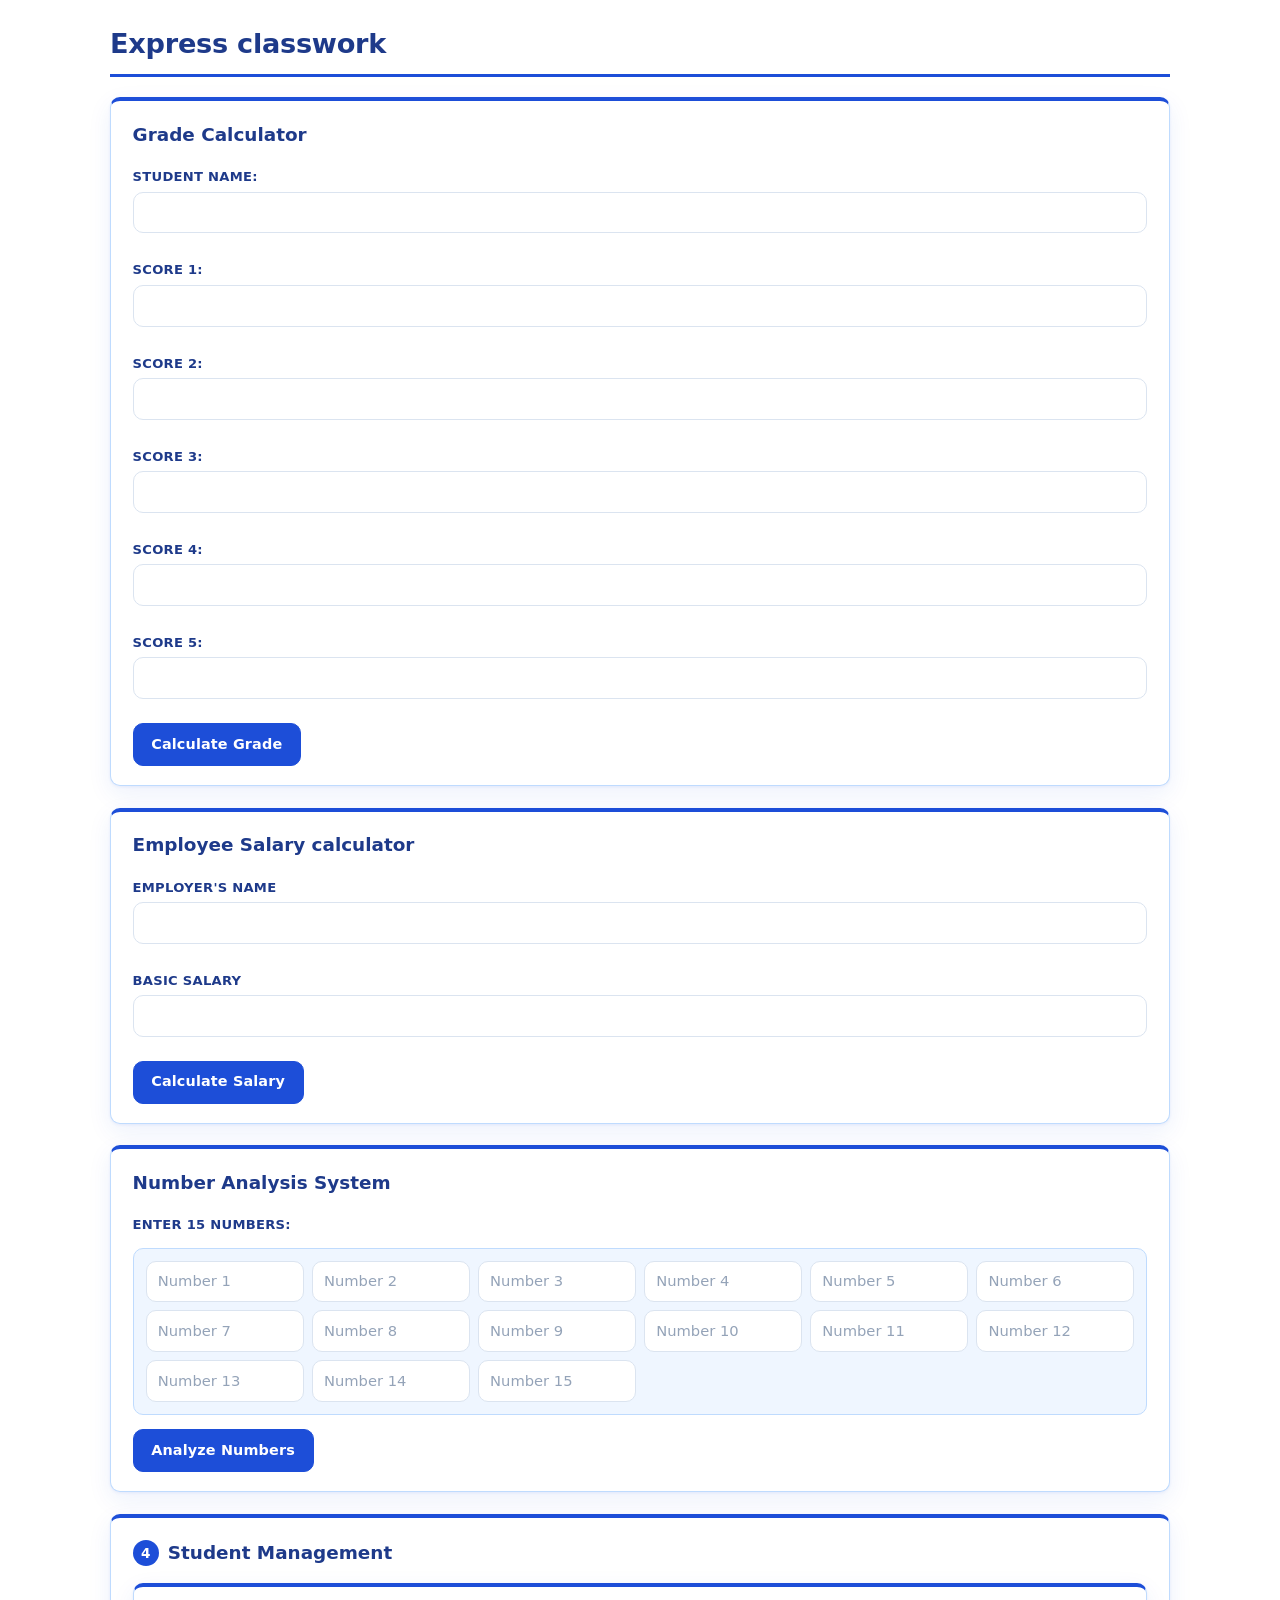
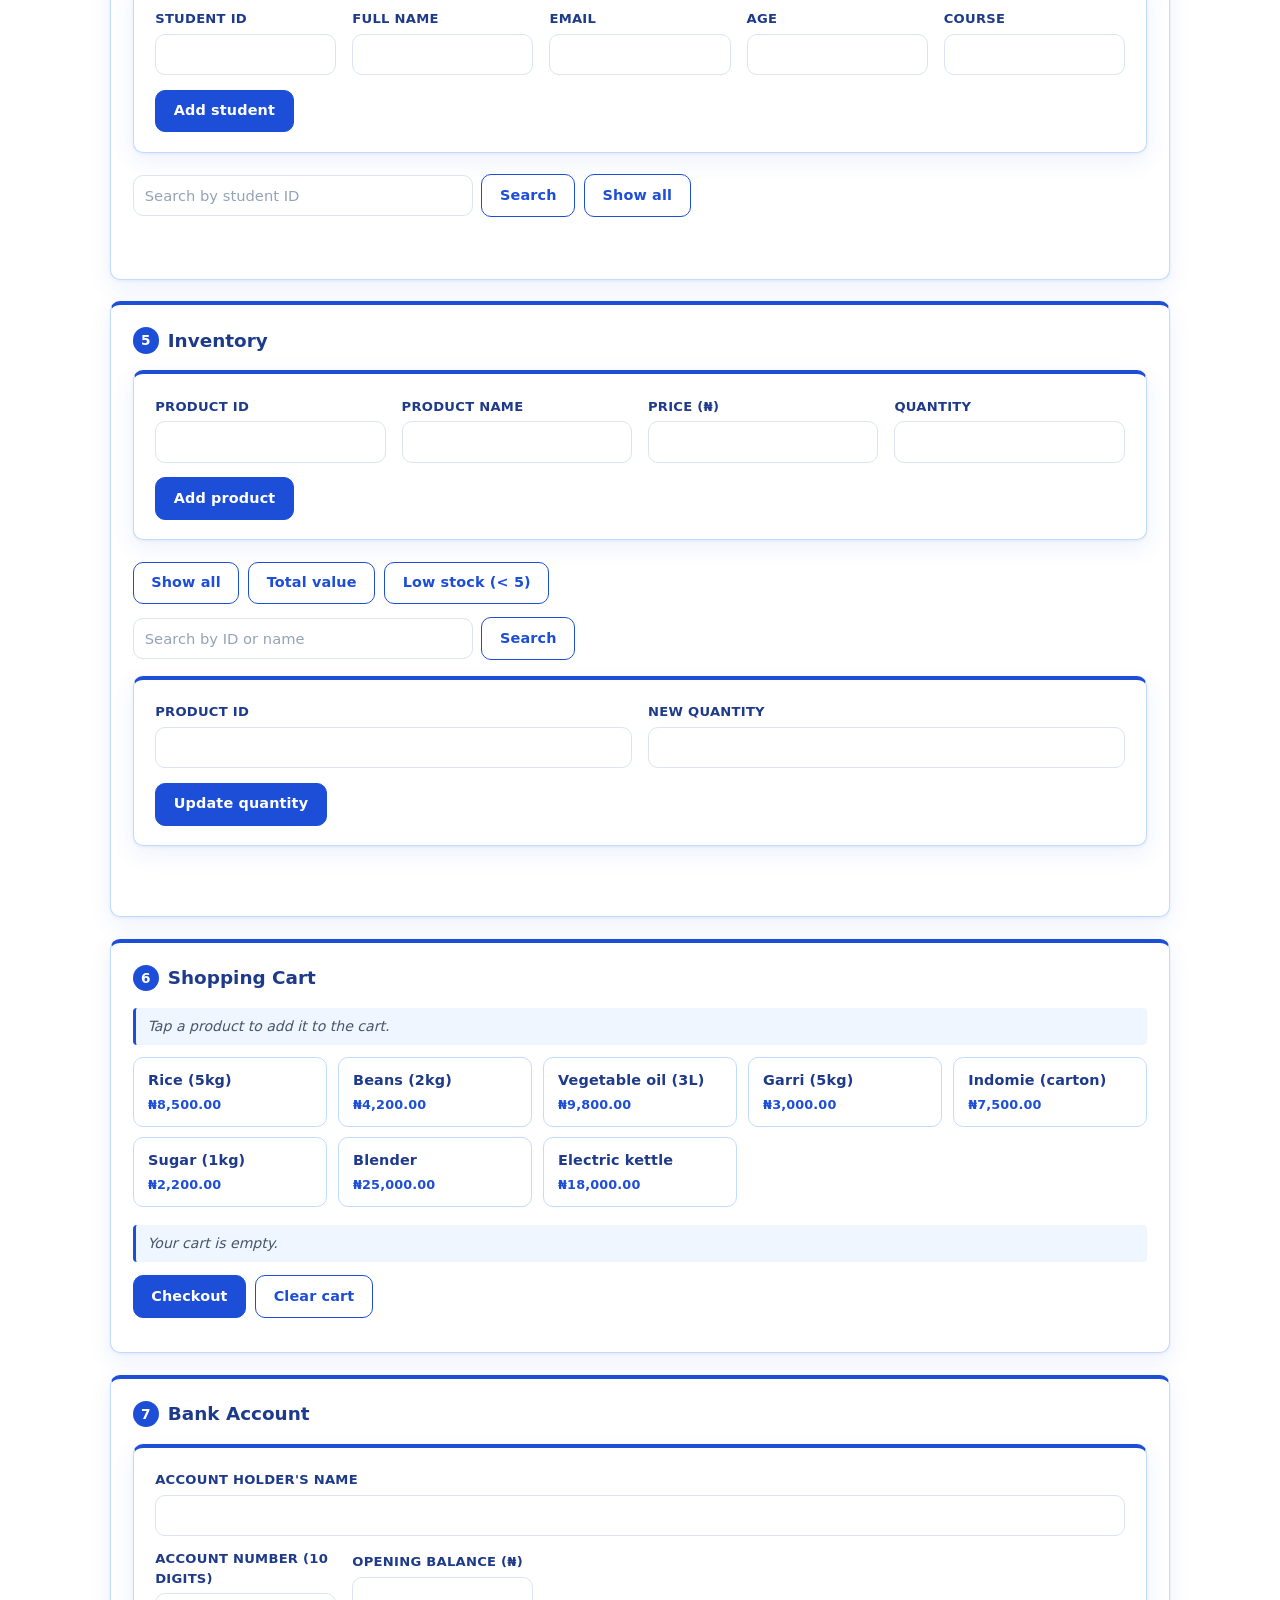
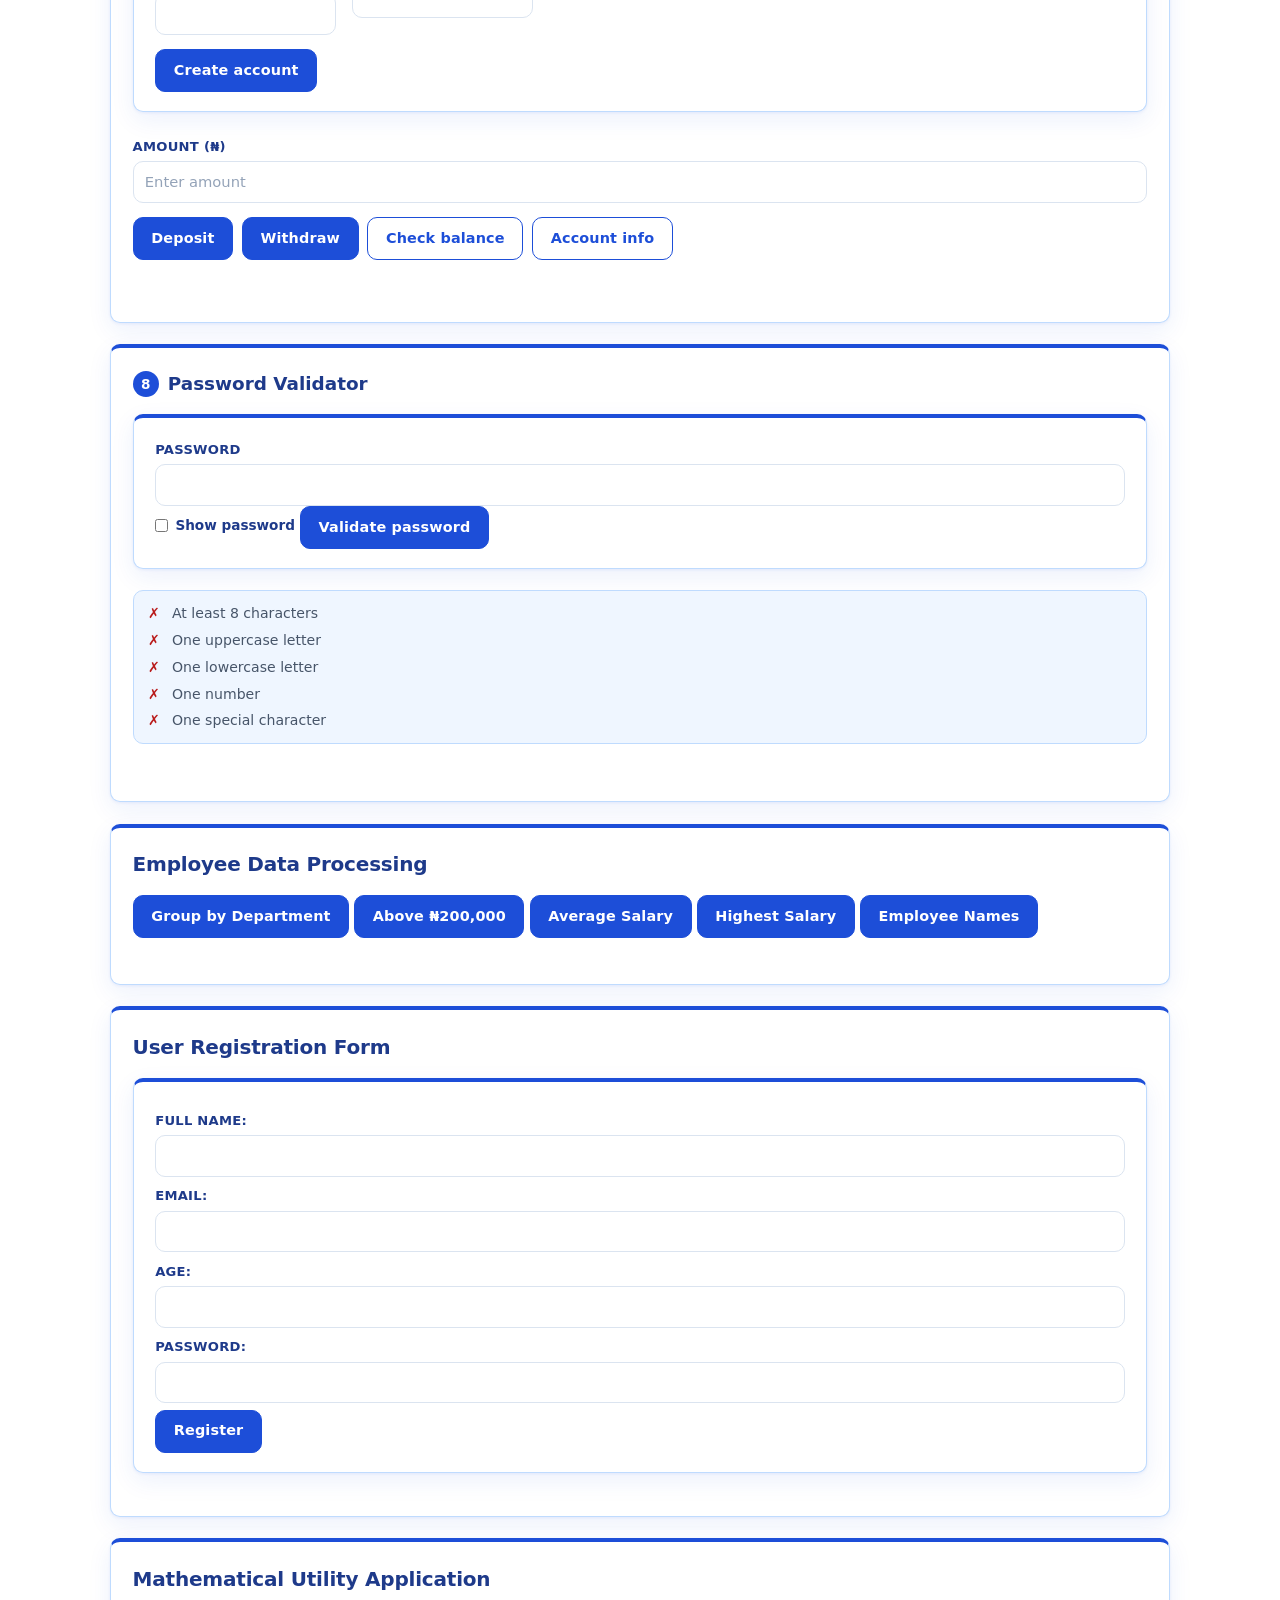
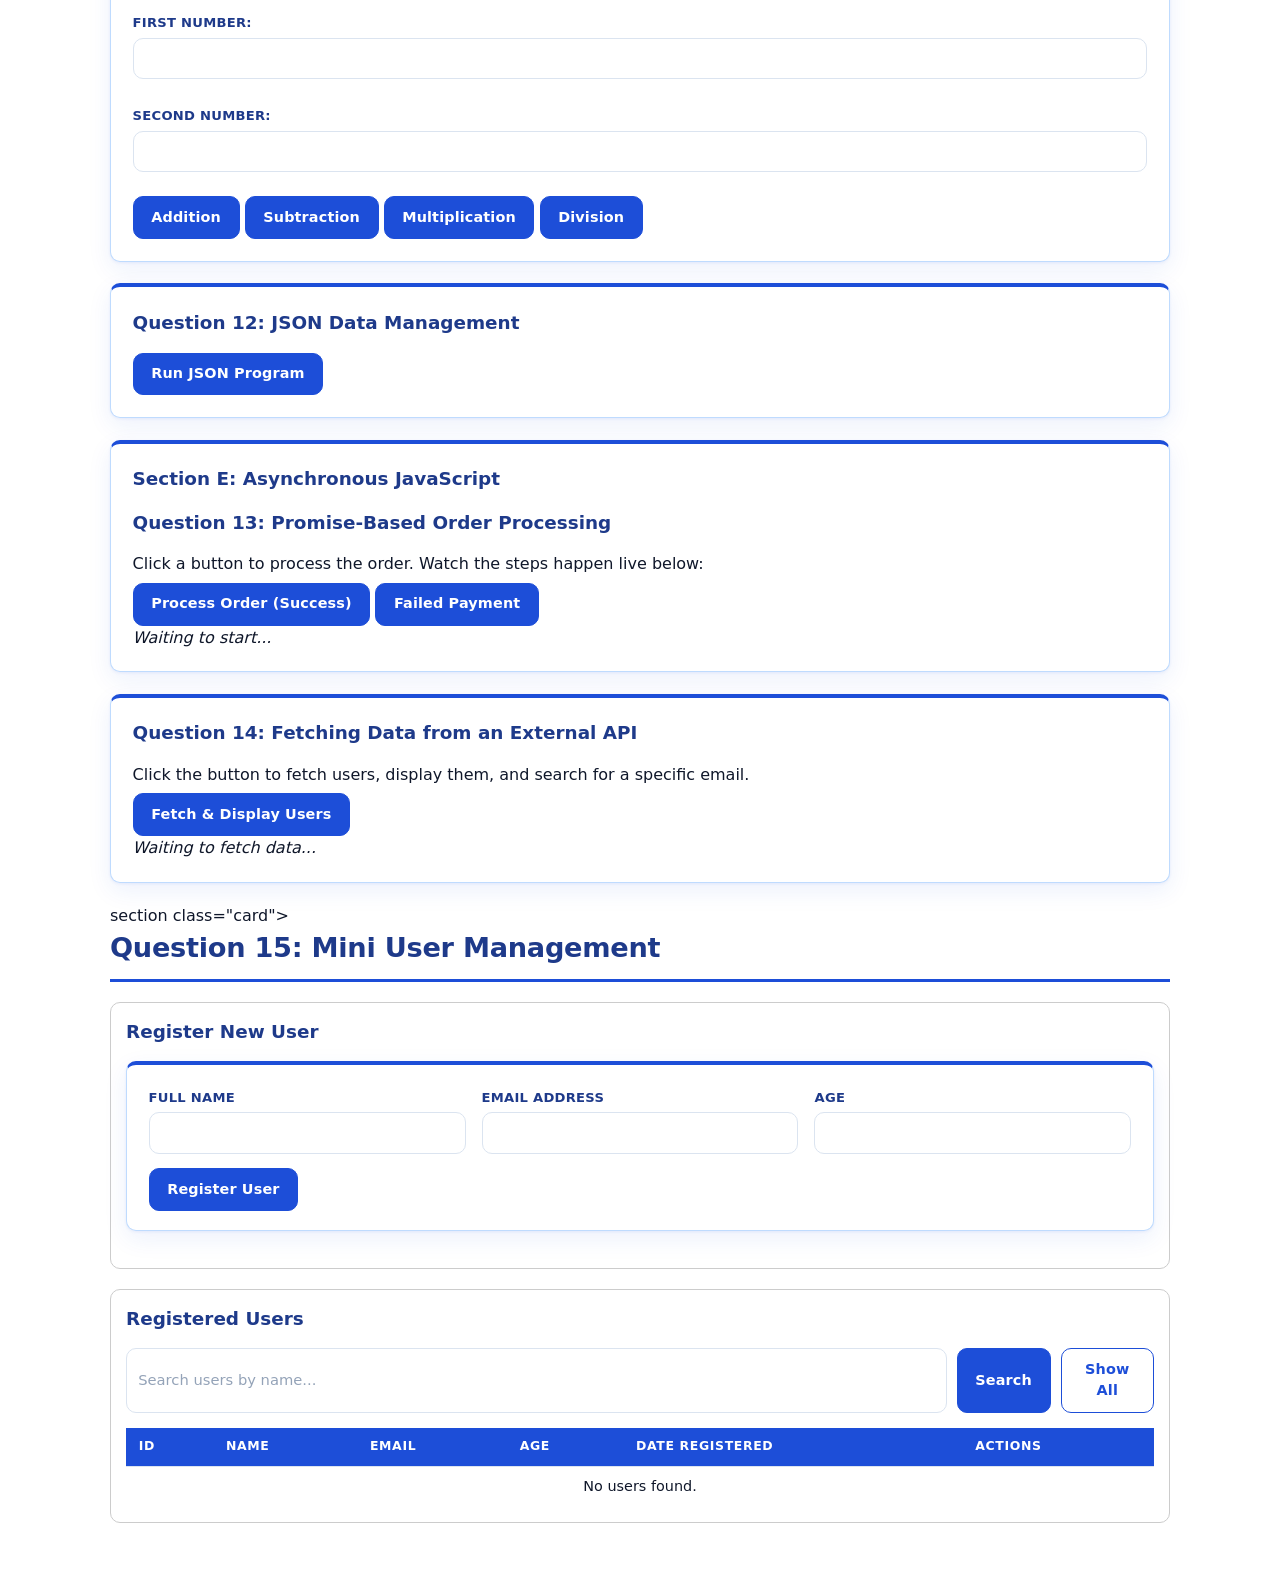
<file: index.html>
<!DOCTYPE html>
<html lang="en">
<head>
    <meta charset="UTF-8">
    <meta name="viewport" content="width=device-width, initial-scale=1.0">
    <title>Express js class</title>
    <link rel="stylesheet" href="style.css">
</head>
<body>

    <h1>Express classwork</h1>

    <form id="gradeForm">
        <h2>Grade Calculator</h2>
        <label for="studentName">Student Name:</label>
        <input type="text" id="studentName" name="studentName" required> <br><br>
        <label for="score1">Score 1:</label>
        <input type="number" id="score1" name="score1" required> <br><br>
        <label for="score2">Score 2:</label>
        <input type="number" id="score2" name="score2" required> <br><br>
        <label for="score3">Score 3:</label>
        <input type="number" id="score3" name="score3" required> <br><br>
        <label for="score4">Score 4:</label>
        <input type="number" id="score4" name="score4" required> <br><br>
        <label for="score5">Score 5:</label>
        <input type="number" id="score5" name="score5" required><br><br>
        <button type="submit">Calculate Grade</button>
        <div id="result"></div>
    </form>

    <form id="salaryForm">
        <h2>Employee Salary calculator</h2>
        <label>Employer's Name</label>
        <input id="eName" type="text" required> <br><br>
        <label>Basic Salary</label>
        <input type="number" id="basic" min="0" required> <br><br>
        <button type="submit">Calculate Salary</button>
        <div id="salaryResult"></div>
    </form>

    <form action="" id="numberForm">
        <h2>Number Analysis System</h2>
        <label>Enter 15 numbers:</label><br>
        <div id="numBoxes"></div>
        <button type="submit">Analyze Numbers</button>
        <div id="numberResult"></div>
    </form>

    <section class="card">
    <h2><span class="step">4</span> Student Management</h2>
    <form id="studentForm">
        <div class="grid">
            <div><label for="sId">Student ID</label><input id="sId" required></div>
            <div><label for="sName">Full name</label><input id="sName" required></div>
            <div><label for="sEmail">Email</label><input type="email" id="sEmail" required></div>
            <div><label for="sAge">Age</label><input type="number" id="sAge" min="1" required></div>
            <div><label for="sCourse">Course</label><input id="sCourse" required></div>
        </div>
        <button type="submit" id="sSubmit">Add student</button>
    </form>
    <div class="btn-row">
        <input id="sSearch" placeholder="Search by student ID">
        <button type="button" id="sSearchBtn" class="secondary">Search</button>
        <button type="button" id="sAllBtn" class="secondary">Show all</button>
    </div>
    <p id="studentMsg" class="msg"></p>
    <div id="studentList"></div>
</section>

<section class="card">
    <h2><span class="step">5</span> Inventory</h2>
    <form id="productForm">
        <div class="grid">
            <div><label for="pId">Product ID</label><input id="pId" required></div>
            <div><label for="pName">Product name</label><input id="pName" required></div>
            <div><label for="pPrice">Price (₦)</label><input type="number" id="pPrice" min="0" step="0.01" required></div>
            <div><label for="pQty">Quantity</label><input type="number" id="pQty" min="0" required></div>
        </div>
        <button type="submit">Add product</button>
    </form>

    <div class="btn-row">
        <button type="button" id="pAllBtn" class="secondary">Show all</button>
        <button type="button" id="pTotalBtn" class="secondary">Total value</button>
        <button type="button" id="pLowBtn" class="secondary">Low stock (&lt; 5)</button>
    </div>
    <div class="btn-row">
        <input id="pSearch" placeholder="Search by ID or name">
        <button type="button" id="pSearchBtn" class="secondary">Search</button>
    </div>

    <form id="qtyForm" style="margin-top:1rem">
        <div class="grid">
            <div><label for="uId">Product ID</label><input id="uId" required></div>
            <div><label for="uQty">New quantity</label><input type="number" id="uQty" min="0" required></div>
        </div>
        <button type="submit">Update quantity</button>
    </form>
    <p id="invMsg" class="msg"></p>
    <div id="invList"></div>
</section>

<section class="card">
    <h2><span class="step">6</span> Shopping Cart</h2>
    <p class="hint">Tap a product to add it to the cart.</p>
    <div id="catalog" class="catalog"></div>
    <div id="cartList"></div>
    <div id="cartSummary"></div>
    <div class="btn-row">
        <button type="button" id="checkoutBtn">Checkout</button>
        <button type="button" id="clearCartBtn" class="secondary">Clear cart</button>
    </div>
    <div id="checkoutOut"></div>
</section>

<section class="card">
    <h2><span class="step">7</span> Bank Account</h2>
    <form id="accountForm">
        <div class="grid">
            <div class="full"><label for="accName">Account holder's name</label><input id="accName" required></div>
            <div><label for="accNo">Account number (10 digits)</label><input id="accNo" pattern="\d{10}" maxlength="10" inputmode="numeric" required></div>
            <div><label for="accBal">Opening balance (₦)</label><input type="number" id="accBal" min="0" step="0.01" required></div>
        </div>
        <button type="submit">Create account</button>
    </form>

    <div class="grid" style="margin-top:1.25rem">
        <div class="full">
            <label for="amount">Amount (₦)</label>
            <input type="number" id="amount" step="0.01" placeholder="Enter amount">
        </div>
    </div>
    <div class="btn-row">
        <button type="button" id="depBtn">Deposit</button>
        <button type="button" id="wdBtn">Withdraw</button>
        <button type="button" id="balBtn" class="secondary">Check balance</button>
        <button type="button" id="infoBtn" class="secondary">Account info</button>
    </div>
    <p id="bankMsg" class="msg"></p>
    <div id="bankOut"></div>
</section>

<section class="card">
    <h2><span class="step">8</span> Password Validator</h2>
    <form id="pwForm">
        <label for="pw">Password</label>
        <input type="password" id="pw" autocomplete="off">
        <label class="check"><input type="checkbox" id="showPw"> Show password</label>
        <button type="submit">Validate password</button>
    </form>
    <ul id="reqList" class="req"></ul>
    <p id="pwMsg" class="msg"></p>
</section>

<section class="card">
    <h1>Employee Data Processing</h1>
  <button id="departmentButton">Group by Department</button>
  <button id="aboveSalaryButton">Above ₦200,000</button>
  <button id="averageSalaryButton">Average Salary</button>
  <button id="highestSalaryButton">Highest Salary</button>
  <button id="namesButton">Employee Names</button>
  <br><br>
  <div id="output"></div>
</section>

<section class="card">
    <h1>User Registration Form</h1>
    <form id="registrationForm" novalidate>
    <p><label for="fullName">Full Name:</label><br><input type="text" id="fullName"></p>
    <p><label for="email">Email:</label><br><input type="text" id="email"></p>
    <p><label for="age">Age:</label><br><input type="number" id="age"></p>
    <p><label for="password">Password:</label><br><input type="password" id="password"></p>
    <button type="submit">Register</button>
  </form>
  <div id="result80"></div>
</section>

<section class="card">
    <h1>Mathematical Utility Application</h1>
    <label for="firstNumber">First Number:</label>
    <input type="number" id="firstNumber"><br><br>
    <label for="secondNumber">Second Number:</label>
    <input type="number" id="secondNumber"><br><br>
    <button id="addButton">Addition</button>
    <button id="subtractButton">Subtraction</button>
    <button id="multiplyButton">Multiplication</button>
    <button id="divideButton">Division</button>
    <div id="result90"></div>
</section>

<!-- FIXED: Changed id="card" to class="card" -->
<section class="card">
    <h2>Question 12: JSON Data Management</h2>
    <button onclick="runDemo()">Run JSON Program</button>
    <div id="outputjson"></div>
</section>

<section class="card">
    <h2>Section E: Asynchronous JavaScript</h2>
    <h2>Question 13: Promise-Based Order Processing</h2>
    <p>Click a button to process the order. Watch the steps happen live below:</p>
    <button onclick="runOrderSystem(false)">Process Order (Success)</button>
    <button onclick="runOrderSystem(true)">Failed Payment</button>
    <div id="q13-output" class="output-box"><em>Waiting to start...</em></div>
</section>

<section class="card">
    <h2>Question 14: Fetching Data from an External API</h2>
    <p>Click the button to fetch users, display them, and search for a specific email.</p>
    <button onclick="fetchUsersAPI()">Fetch & Display Users</button>
    <div id="q14-output" class="output-box"><em>Waiting to fetch data...</em></div>
</section>

section class="card">
    <h1>Question 15: Mini User Management</h1>

    <!-- This is where the success/error message will show -->
    <div id="alertBox" class="message"></div>

    <div class="card" style="border: 1px solid #ccc; box-shadow: none; padding: 15px; margin-bottom: 20px;">
        <h2>Register New User</h2>
        <form id="userForm" novalidate> 
            <input type="hidden" id="userId" value="">
            <div class="grid">
                <!-- NOTICE THE UNIQUE IDS: uFullName, uEmail, uAge -->
                <div><label>Full Name</label><input type="text" id="uFullName"></div>
                <div><label>Email Address</label><input type="text" id="uEmail"></div>
                <div><label>Age</label><input type="number" id="uAge"></div>
            </div>
            <button type="submit" id="submitBtn">Register User</button>
            <button type="button" class="secondary" id="cancelBtn" style="display:none;" onclick="resetForm()">Cancel Edit</button>
        </form>
    </div>

    <div class="card" style="border: 1px solid #ccc; box-shadow: none; padding: 15px;">
        <h2>Registered Users</h2>
        <div style="display: flex; gap: 10px; margin-bottom: 15px;">
            <input type="text" id="searchInput" placeholder="Search users by name...">
            <button type="button" onclick="searchUsers()">Search</button>
            <button type="button" class="secondary" onclick="loadUsers()">Show All</button>
        </div>
        
        <table>
            <thead>
                <tr>
                    <th>ID</th>
                    <th>Name</th>
                    <th>Email</th>
                    <th>Age</th>
                    <th>Date Registered</th>
                    <th>Actions</th>
                </tr>
            </thead>
            <tbody id="userTableBody">
                <!-- Data goes here -->
            </tbody>
        </table>
    </div>
</section>

    <script src="script.js"></script>
</body>
</html>
</file>
<file: style.css>
/* ===== Base ===== */
* {
    box-sizing: border-box;
}

:root {
    --blue: #1d4ed8;          /* primary blue */
    --blue-dark: #1e3a8a;     /* deep blue */
    --blue-mid: #2563eb;      /* hover blue */
    --blue-light: #dbeafe;    /* soft blue fill */
    --blue-soft: #eff6ff;     /* very light blue */
    --blue-line: #bfdbfe;     /* blue border */
    --white: #ffffff;
    --ink: #0f172a;           /* near-black text */
    --muted: #475569;         /* grey-blue text */
    --line: #dbe4f0;          /* neutral border */
    --good: #0f766e;
    --bad: #b91c1c;
    --radius: 10px;
    --shadow: 0 1px 3px rgba(29, 78, 216, 0.08),
              0 8px 24px rgba(29, 78, 216, 0.08);
}

html, body {
    margin: 0;
    padding: 0;
}

body {
    font-family: system-ui, -apple-system, "Segoe UI", Roboto, Arial, sans-serif;
    background: var(--white);
    color: var(--ink);
    line-height: 1.5;
    padding: 1.5rem 1.25rem 3rem;
    max-width: 1100px;
    margin: 0 auto;
}

/* ===== Headings ===== */
h1 {
    font-size: 1.7rem;
    margin: 0 0 1.25rem;
    letter-spacing: -0.01em;
    color: var(--blue-dark);
    padding-bottom: 0.6rem;
    border-bottom: 3px solid var(--blue);
}

h2 {
    font-size: 1.15rem;
    margin: 0 0 1rem;
    display: flex;
    align-items: center;
    gap: 0.55rem;
    color: var(--blue-dark);
}

h3 {
    font-size: 1rem;
    margin: 1rem 0 0.5rem;
    color: var(--blue);
}

p {
    margin: 0.4rem 0;
}

label {
    display: inline-block;
    font-size: 0.82rem;
    font-weight: 700;
    color: var(--blue-dark);
    letter-spacing: 0.02em;
    text-transform: uppercase;
    margin-bottom: 0.3rem;
}

/* ===== Inputs ===== */
input,
select,
textarea {
    width: 100%;
    padding: 0.55rem 0.7rem;
    font: inherit;
    font-size: 0.92rem;
    border: 1.5px solid var(--line);
    border-radius: var(--radius);
    background: var(--white);
    color: var(--ink);
    transition: border-color 0.15s, box-shadow 0.15s, background 0.15s;
}

input:hover,
select:hover,
textarea:hover {
    border-color: var(--blue-line);
}

input:focus,
select:focus,
textarea:focus {
    outline: none;
    border-color: var(--blue);
    box-shadow: 0 0 0 3px rgba(29, 78, 216, 0.18);
    background: var(--blue-soft);
}

input:disabled {
    background: var(--blue-soft);
    color: var(--muted);
    cursor: not-allowed;
}

::placeholder {
    color: #94a3b8;
}

/* ===== Forms & cards ===== */
form {
    background: var(--white);
    border: 1.5px solid var(--blue-line);
    border-radius: var(--radius);
    padding: 1.2rem 1.35rem;
    margin-bottom: 1.35rem;
    box-shadow: var(--shadow);
    border-top: 4px solid var(--blue);
}

.card {
    background: var(--white);
    border: 1.5px solid var(--blue-line);
    border-radius: var(--radius);
    padding: 1.35rem;
    margin-bottom: 1.35rem;
    box-shadow: var(--shadow);
    border-top: 4px solid var(--blue);
}

.card > h1 {
    font-size: 1.25rem;
    border-bottom: none;
    padding-bottom: 0;
    margin-bottom: 1rem;
}

/* Step badge */
.step {
    display: inline-flex;
    align-items: center;
    justify-content: center;
    width: 1.65rem;
    height: 1.65rem;
    font-size: 0.85rem;
    font-weight: 800;
    color: var(--white);
    background: var(--blue);
    border-radius: 999px;
    flex-shrink: 0;
}

/* ===== Grid layout ===== */
.grid {
    display: grid;
    grid-template-columns: repeat(auto-fit, minmax(180px, 1fr));
    gap: 0.8rem 1rem;
    margin-bottom: 0.9rem;
}

.grid .full {
    grid-column: 1 / -1;
}

/* ===== Buttons ===== */
button {
    font: inherit;
    font-size: 0.9rem;
    font-weight: 700;
    padding: 0.6rem 1.1rem;
    border-radius: var(--radius);
    border: 1.5px solid var(--blue);
    background: var(--blue);
    color: var(--white);
    cursor: pointer;
    letter-spacing: 0.01em;
    transition: background 0.15s, transform 0.05s, box-shadow 0.15s;
}

button:hover {
    background: var(--blue-mid);
    border-color: var(--blue-mid);
    box-shadow: 0 4px 12px rgba(29, 78, 216, 0.25);
}

button:active {
    transform: translateY(1px);
}

button.secondary {
    background: var(--white);
    color: var(--blue);
    border-color: var(--blue);
}

button.secondary:hover {
    background: var(--blue-light);
    color: var(--blue-dark);
    border-color: var(--blue);
}

button.danger {
    background: var(--white);
    color: var(--bad);
    border-color: #f5c2c7;
}

button.danger:hover {
    background: #fef2f2;
    border-color: var(--bad);
    color: var(--bad);
}

button.small {
    padding: 0.32rem 0.65rem;
    font-size: 0.78rem;
}

.btn-row {
    display: flex;
    flex-wrap: wrap;
    gap: 0.55rem;
    margin: 0.8rem 0;
    align-items: center;
}

.btn-row input {
    flex: 1 1 200px;
    max-width: 340px;
}

/* ===== Messages ===== */
.msg {
    min-height: 1.2rem;
    font-size: 0.9rem;
    margin: 0.5rem 0;
    color: var(--muted);
    font-weight: 500;
}

.msg.good {
    color: var(--good);
}

.msg.error {
    color: var(--bad);
}

.hint {
    color: var(--muted);
    font-size: 0.88rem;
    font-style: italic;
    background: var(--blue-soft);
    border-left: 3px solid var(--blue);
    padding: 0.5rem 0.75rem;
    border-radius: 4px;
}

/* ===== Tables ===== */
.table-wrap {
    overflow-x: auto;
    border: 1.5px solid var(--blue-line);
    border-radius: var(--radius);
    margin-top: 0.8rem;
}

table {
    width: 100%;
    border-collapse: collapse;
    font-size: 0.9rem;
    background: var(--white);
}

th,
td {
    padding: 0.6rem 0.8rem;
    text-align: left;
    border-bottom: 1px solid var(--line);
    vertical-align: middle;
}

th {
    background: var(--blue);
    font-weight: 700;
    font-size: 0.78rem;
    text-transform: uppercase;
    letter-spacing: 0.05em;
    color: var(--white);
}

table tr:last-child td {
    border-bottom: none;
}

table tr:hover td {
    background: var(--blue-soft);
}

td.low {
    color: var(--bad);
    font-weight: 800;
}

td.actions {
    white-space: nowrap;
    display: flex;
    gap: 0.4rem;
}

/* ===== Catalog (shopping cart) ===== */
.catalog {
    display: grid;
    grid-template-columns: repeat(auto-fill, minmax(165px, 1fr));
    gap: 0.65rem;
    margin: 0.75rem 0 1.1rem;
}

.catalog button {
    display: flex;
    flex-direction: column;
    align-items: flex-start;
    gap: 0.2rem;
    padding: 0.75rem 0.9rem;
    text-align: left;
    background: var(--white);
    color: var(--blue-dark);
    border: 1.5px solid var(--blue-line);
    font-weight: 600;
}

.catalog button:hover {
    background: var(--blue-light);
    border-color: var(--blue);
    color: var(--blue-dark);
    box-shadow: 0 4px 12px rgba(29, 78, 216, 0.2);
}

.catalog button small {
    font-size: 0.8rem;
    color: var(--blue);
    font-weight: 800;
}

/* ===== Stepper ===== */
.stepper {
    display: inline-flex;
    align-items: center;
    gap: 0.45rem;
}

.stepper button {
    width: 1.95rem;
    height: 1.95rem;
    padding: 0;
    font-size: 1rem;
    line-height: 1;
    display: inline-flex;
    align-items: center;
    justify-content: center;
    background: var(--blue-light);
    color: var(--blue-dark);
    border-color: var(--blue-line);
}

.stepper button:hover {
    background: var(--blue);
    color: var(--white);
    border-color: var(--blue);
}

/* ===== Rows (cart summary / bank info) ===== */
.rows {
    margin: 0.8rem 0 0;
    padding: 0;
    border: 1.5px solid var(--blue-line);
    border-radius: var(--radius);
    overflow: hidden;
    background: var(--white);
}

.rows > div {
    display: flex;
    justify-content: space-between;
    gap: 1rem;
    padding: 0.6rem 0.9rem;
    border-bottom: 1px solid var(--line);
    font-size: 0.92rem;
}

.rows > div:last-child {
    border-bottom: none;
}

.rows dt {
    color: var(--muted);
}

.rows dd {
    margin: 0;
    font-weight: 800;
    color: var(--ink);
}

.rows .total {
    background: var(--blue-light);
}

.rows .total dt,
.rows .total dd {
    color: var(--blue-dark);
    font-size: 1rem;
    font-weight: 800;
}

/* ===== Password requirements ===== */
.req {
    list-style: none;
    padding: 0.75rem 0.9rem;
    margin: 0.8rem 0 0;
    display: grid;
    gap: 0.35rem;
    background: var(--blue-soft);
    border: 1.5px solid var(--blue-line);
    border-radius: var(--radius);
}

.req li {
    position: relative;
    padding-left: 1.5rem;
    font-size: 0.88rem;
    color: var(--muted);
    font-weight: 500;
}

.req li::before {
    content: "✗";
    position: absolute;
    left: 0;
    top: 0;
    color: var(--bad);
    font-weight: 800;
}

.req li.ok {
    color: var(--good);
}

.req li.ok::before {
    content: "✓";
    color: var(--good);
}

/* ===== Checkbox (Show password) ===== */
label.check {
    display: inline-flex;
    align-items: center;
    gap: 0.45rem;
    font-size: 0.85rem;
    font-weight: 600;
    color: var(--blue-dark);
    text-transform: none;
    letter-spacing: 0;
    margin: 0.55rem 0;
    cursor: pointer;
    user-select: none;
}

label.check input[type="checkbox"] {
    width: auto;
    margin: 0;
    accent-color: var(--blue);
    cursor: pointer;
}

/* ===== Number analysis boxes ===== */
#numBoxes {
    display: grid;
    grid-template-columns: repeat(auto-fill, minmax(150px, 1fr));
    gap: 0.5rem;
    margin: 0.5rem 0 0.9rem;
    padding: 0.75rem;
    background: var(--blue-soft);
    border: 1.5px solid var(--blue-line);
    border-radius: var(--radius);
}

#numBoxes br {
    display: none;
}

/* ===== Employee output ===== */
#output > h2 {
    border-bottom: 2px solid var(--blue);
    padding-bottom: 0.45rem;
    color: var(--blue-dark);
}

#output > div > div {
    border: 1.5px solid var(--blue-line);
    border-left: 4px solid var(--blue);
    border-radius: var(--radius);
    padding: 0.65rem 0.9rem;
    margin-bottom: 0.55rem;
    background: var(--white);
}

#output hr {
    display: none;
}

#output p {
    margin: 0.2rem 0;
    font-size: 0.9rem;
}

#output strong {
    color: var(--blue-dark);
}

/* ===== Results ===== */
#result,
#salaryResult,
#numberResult,
#checkoutOut,
#studentList,
#invList {
    color: var(--ink);
}

#result p,
#salaryResult p,
#numberResult p {
    padding: 0.35rem 0;
    border-bottom: 1px dashed var(--line);
}

#result p:last-child,
#salaryResult p:last-child,
#numberResult p:last-child {
    border-bottom: none;
}

#result80 h2 {
    margin-top: 0.5rem;
    font-size: 1.05rem;
}

#result90 {
    margin-top: 1rem;
    padding: 0.85rem 1rem;
    border: 1.5px dashed var(--blue);
    border-radius: var(--radius);
    background: var(--blue-soft);
    min-height: 1.5rem;
    font-size: 1rem;
}

#result90:empty {
    display: none;
}

#result90 strong {
    color: var(--blue-dark);
}

/* ===== Responsive ===== */
@media (max-width: 600px) {
    body {
        padding: 0.85rem 0.75rem 2rem;
    }

    h1 {
        font-size: 1.4rem;
    }

    form,
    .card {
        padding: 1rem;
    }

    .btn-row {
        flex-direction: column;
        align-items: stretch;
    }

    .btn-row input {
        max-width: none;
    }

    .btn-row button {
        width: auto;
        flex: 1 1 auto;
    }

    td.actions {
        flex-direction: column;
        gap: 0.3rem;
    }

    .catalog {
        grid-template-columns: repeat(auto-fill, minmax(140px, 1fr));
    }
}
</file>
